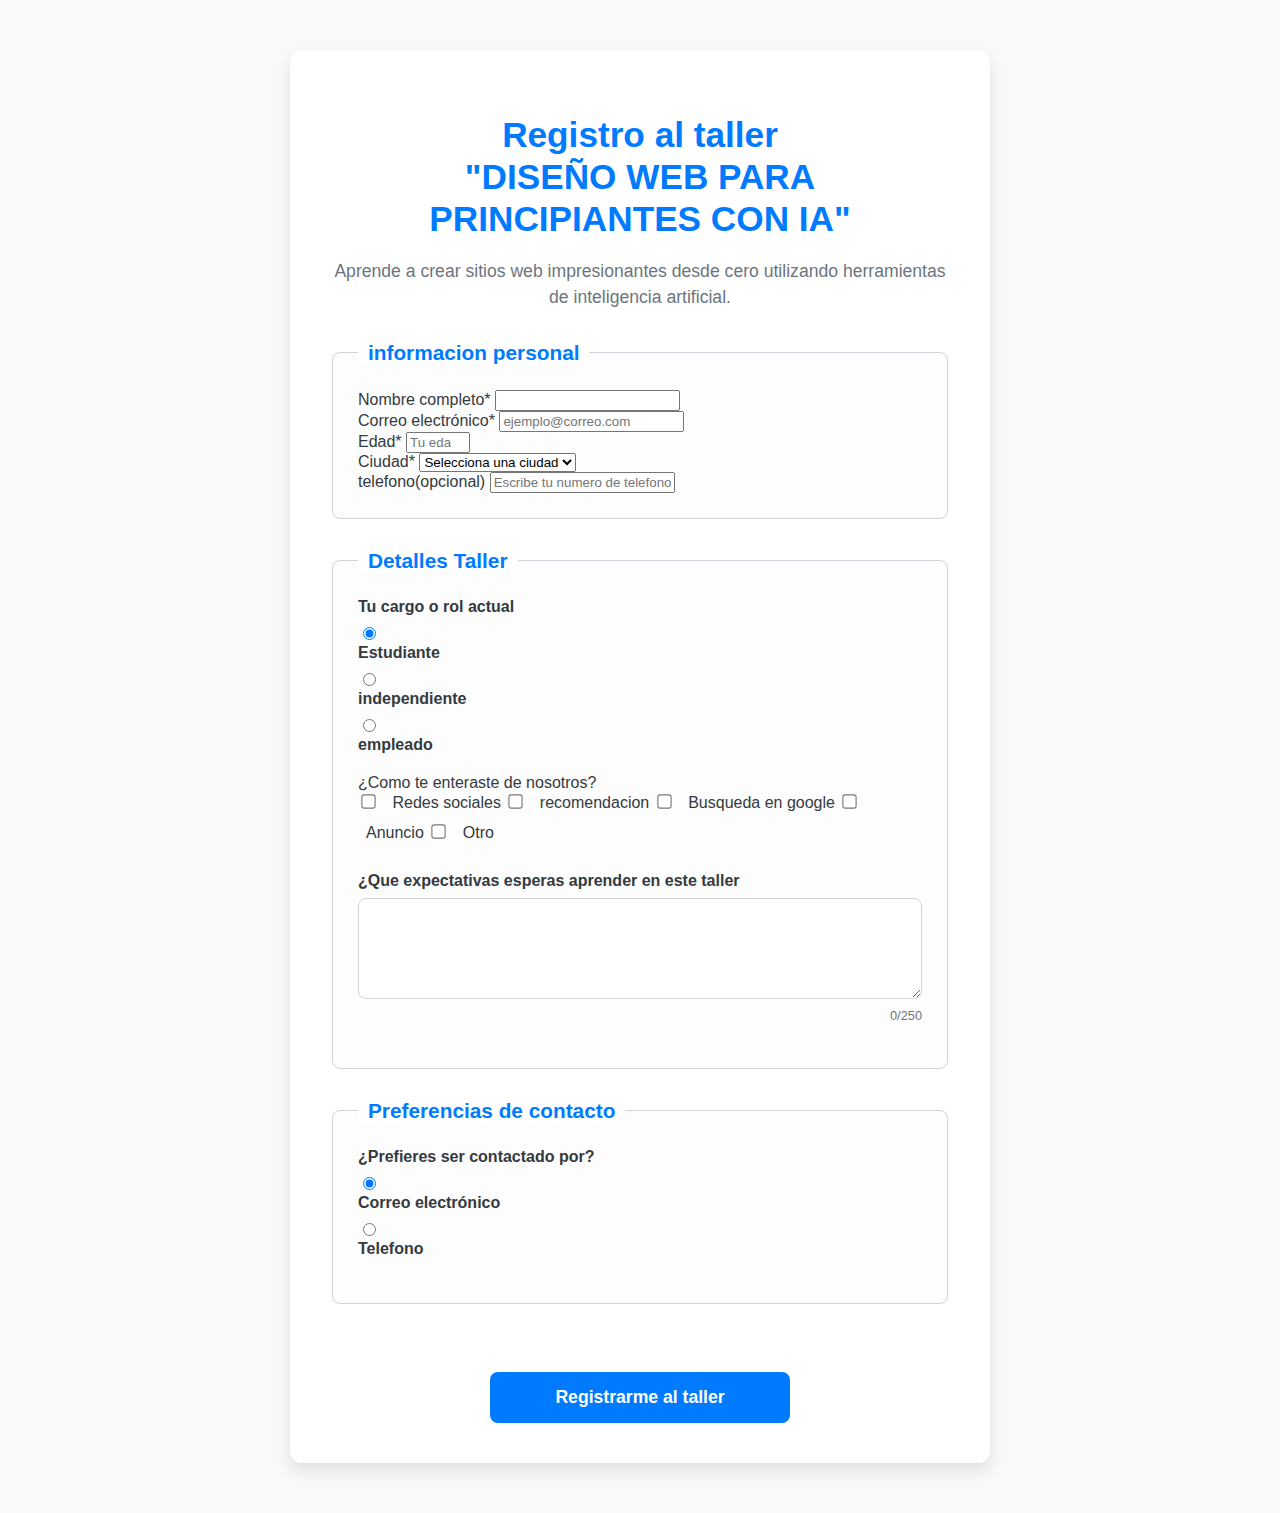
<file: index.html>
<!DOCTYPE html>
<html lang="en">
<head>
    <meta charset="UTF-8">
    <meta name="viewport" content="width=device-width, initial-scale=1.0">
    <link rel="stylesheet" href="css/styles.css">

    <title>Registro Taller: Diseño web</title>
</head>
<body>

    <div class="container">
        
       <header>
         <h1>Registro al taller <br>
        "DISEÑO WEB PARA PRINCIPIANTES CON IA"</h1>
        <p>Aprende a crear sitios web impresionantes desde
            cero utilizando herramientas de inteligencia artificial.
        </p>
       </header>

       <form action="Encuesta">
        <fieldset>
            <legend>informacion personal</legend>

              <div class="form-gruop">
                 <label for="nombre"><Nombre>Nombre completo*</label>
                 <input 
                 type="text"
                 id="nombre"
                 required
                 planeholder="Escribe tu nombre completo"
                 pattern="[A-Za-z ]{3,40}">
                </div>

                <div class="form-gruop">
                 <label for="email">Correo electrónico*</label>
                 <input 
                 type="email"
                 id="email"
                 required
                 placeholder="ejemplo@correo.com"
                 pattern="[a-z0-9._%+-]+@[a-z0-9.-]+\.[a-z]{2,}$">
                </div>
                <div class="form-gruop">
                 <label for="edad">Edad*</label>
                 <input 
                 type="number"
                 id="edad"
                 min="18"
                 max="100"
                 required
                 placeholder="Tu edad">
                </div>
                <div class="form-gruop">
                 <label for="ciudad">Ciudad*</label>
                 <select id="ciudad" name="ciudad" required>
                    <option value="">Selecciona una ciudad</option>
                    <option value="Ciudad1">Bogota</option>
                    <option value="Ciudad2">Medellin</option>
                    <option value="Ciudad3">Cartagena</option>
                    <option value="ciudad4">Cucuta</option>
                 </select>
                </div>
                <div class="form-gruop">
                    <label for="telefono">telefono(opcional)</label>
                    <input type="tel"
                    id="telefono"
                    required
                    placeholder="Escribe tu numero de telefono"
                    pattern="[0-9]{10}">

                </div>
             </fieldset>

             <fieldset>
                <legend>Detalles Taller</legend>
                <div class="form-group">
                    <label for="rol">Tu cargo o rol actual</label>
                    <input 
                    type="radio" 
                    id="estudiante" 
                    name="rol" 
                    value="estudiante" 
                    checked>
                    <label for="estudiante">Estudiante</label>
                    <input 
                    type="radio" 
                    id="profesional" 
                    name="rol" 
                    value="profesional">
                    <label for="profesional">independiente</label>
                    <input 
                    type="radio" 
                    id="empleado" 
                    name="rol" 
                    value="empleado">
                    <label for="empleado">empleado</label>
                </div>
                
                  <label for="recomendacion">¿Como te enteraste de nosotros?</label>
                <div class="form-group">
                    <div class="checkbox-group">
                        <input 
                        type="checkbox" 
                        id="redes"
                        name="como_enteraste"
                        value="redes_sociales">
                        <label for="redes">Redes sociales</label>
                        <input 
                        type="checkbox"
                        id="recomendacion"
                        name="como_enteraste"
                        value="recomendacion">
                        <label for="recomendacion">recomendacion</label>
                        <input 
                        type="checkbox"
                        id="google"
                        name="como_enteraste"
                        value="busqueda_google">
                        <label for="google">Busqueda en google</label>
                        <input 
                        type="checkbox"
                        id="anuncio"
                        name="como_enteraste"
                        value="anuncio">
                        <label for="anuncio">Anuncio</label>
                        <input 
                        type="checkbox"
                        id="otro"
                        name="como_enteraste"
                        value="otro">
                        <label for="otro">Otro</label>
                    </div>
                </div>

                <div class="form-group">
                    <label for="expectativas">¿Que expectativas esperas aprender en este taller</label>
                    <textarea 
                    id="expectativas"
                    name="expectativas"
                    rows="5"
                    maxlength="250"
                    placeholder="Escribe tus expectativas"
                    required>
                   </textarea>
                   <small
                    id="expectativasCount">0/250</small>

                </div>
           </fieldset>
                      
              <fieldset>
                 <legend>Preferencias de contacto</legend>
                 <div class="form-group">
                    <label for="contacto">¿Prefieres ser contactado por?</label>
                    <input 
                    type="radio" 
                    id="email_contacto" 
                    name="contacto" 
                    value="email" 
                    checked>
                    <label for="email_contacto">Correo electrónico</label>
                    <input 
                    type="radio" 
                    id="telefono_contacto" 
                    name="contacto" 
                    value="telefono">
                    <label for="telefono_contacto">Telefono</label>
              </fieldset><br>

              <button 
                 type="submit"
                 id="submitBtn">Registrarme al taller
              </button>

              <div
                  id="loading-message"
                  class="loading-message">enviando registro..
                </div>
                <div 
                   id="success-message"
                   class="success-message">Registro enviado con exito!

                </div>
       </form>

       

    </div>

    <script src="js/script.js"></script>
    
</body>
</html>
</file>
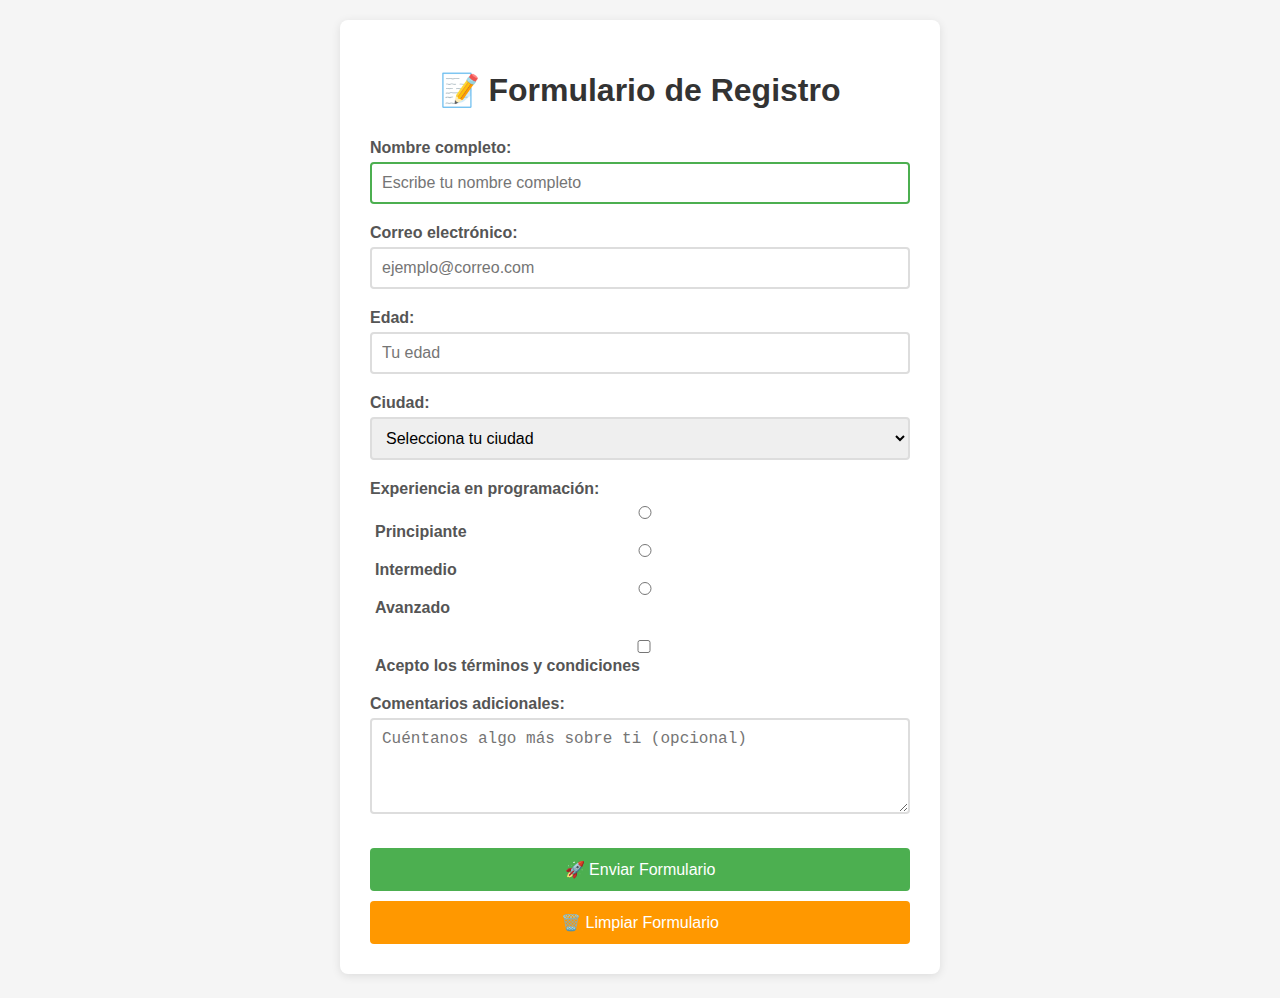
<file: html/ejemplo.html>
<!DOCTYPE html>
<html lang="es">
  <head>
    <meta charset="UTF-8" />
    <meta
      name="viewport"
      content="width=device-width, initial-scale=1.0" />
    <title>Mi Primer Formulario HTML</title>
    <style>
      body {
        font-family: Arial, sans-serif;
        max-width: 600px;
        margin: 0 auto;
        padding: 20px;
        background-color: #f5f5f5;
      }

      .container {
        background-color: white;
        padding: 30px;
        border-radius: 8px;
        box-shadow: 0 2px 10px rgba(0, 0, 0, 0.1);
      }

      h1 {
        color: #333;
        text-align: center;
        margin-bottom: 30px;
      }

      .form-group {
        margin-bottom: 20px;
      }

      label {
        display: block;
        margin-bottom: 5px;
        font-weight: bold;
        color: #555;
      }

      input,
      select,
      textarea {
        width: 100%;
        padding: 10px;
        border: 2px solid #ddd;
        border-radius: 4px;
        font-size: 16px;
        box-sizing: border-box;
      }

      input:focus,
      select:focus,
      textarea:focus {
        border-color: #4caf50;
        outline: none;
      }

      button {
        background-color: #4caf50;
        color: white;
        padding: 12px 30px;
        border: none;
        border-radius: 4px;
        cursor: pointer;
        font-size: 16px;
        width: 100%;
        margin-top: 10px;
      }

      button:hover {
        background-color: #45a049;
      }

      .resultado {
        margin-top: 30px;
        padding: 20px;
        background-color: #e8f5e8;
        border-radius: 4px;
        border-left: 4px solid #4caf50;
        display: none;
      }

      .resultado h3 {
        margin-top: 0;
        color: #2e7d32;
      }

      .dato {
        margin-bottom: 10px;
        padding: 8px;
        background-color: white;
        border-radius: 4px;
      }

      .etiqueta {
        font-weight: bold;
        color: #1976d2;
      }
    </style>
  </head>
  <body>
    <div class="container">
      <h1>📝 Formulario de Registro</h1>

      <!-- FORMULARIO HTML -->
      <form id="miFormulario">
        <!-- Campo de texto simple -->
        <div class="form-group">
          <label for="nombre">Nombre completo:</label>
          <input
            type="text"
            id="nombre"
            name="nombre"
            required
            placeholder="Escribe tu nombre completo"
            autofocus
            pattern="[A-za-z ]{3,40}" />
        </div>

        <!-- Campo de email -->
        <div class="form-group">
          <label for="email">Correo electrónico:</label>
          <input
            type="email"
            id="email"
            name="email"
            required
            placeholder="ejemplo@correo.com" />
        </div>

        <!-- Campo de número -->
        <div class="form-group">
          <label for="edad">Edad:</label>
          <input
            type="number"
            id="edad"
            name="edad"
            min="18"
            max="100"
            required
            placeholder="Tu edad" />
        </div>

        <!-- Campo de selección -->
        <div class="form-group">
          <label for="ciudad">Ciudad:</label>
          <select
            id="ciudad"
            name="ciudad"
            required>
            <option value="">Selecciona tu ciudad</option>
            <option value="bogota">Bogotá</option>
            <option value="medellin">Medellín</option>
            <option value="cali">Cali</option>
            <option value="barranquilla">Barranquilla</option>
            <option value="otra">Otra</option>
          </select>
        </div>

        <!-- Campos de radio -->
        <div class="form-group">
          <label>Experiencia en programación:</label>
          <input
            type="radio"
            id="principiante"
            name="experiencia"
            value="principiante"
            required />
          <label
            for="principiante"
            style="display: inline; margin-left: 5px"
            >Principiante</label
          ><br />

          <input
            type="radio"
            id="intermedio"
            name="experiencia"
            value="intermedio" />
          <label
            for="intermedio"
            style="display: inline; margin-left: 5px"
            >Intermedio</label
          ><br />

          <input
            type="radio"
            id="avanzado"
            name="experiencia"
            value="avanzado" />
          <label
            for="avanzado"
            style="display: inline; margin-left: 5px"
            >Avanzado</label
          >
        </div>

        <!-- Checkbox -->
        <div class="form-group">
          <input
            type="checkbox"
            id="acepto"
            name="acepto"
            required />
          <label
            for="acepto"
            style="display: inline; margin-left: 5px">
            Acepto los términos y condiciones
          </label>
        </div>

        <!-- Área de texto -->
        <div class="form-group">
          <label for="comentarios">Comentarios adicionales:</label>
          <textarea
            id="comentarios"
            name="comentarios"
            rows="4"
            placeholder="Cuéntanos algo más sobre ti (opcional)"></textarea>
        </div>

        <!-- Botón de envío -->
        <button type="submit">🚀 Enviar Formulario</button>
      </form>

      <!-- ÁREA DONDE SE MOSTRARÁN LOS RESULTADOS -->
      <div
        id="resultado"
        class="resultado">
        <h3>✅ ¡Formulario enviado exitosamente!</h3>
        <p>Estos son los datos que enviaste:</p>
        <div id="datosEnviados"></div>
      </div>
    </div>

    <script>
      // 🎯 SIMULACIÓN DEL ENVÍO DEL FORMULARIO

      // Esperar a que el formulario sea enviado
      document
        .getElementById('miFormulario')
        .addEventListener('submit', function (evento) {
          // 1. Prevenir que la página se recargue (comportamiento por defecto)
          evento.preventDefault();

          // 2. Capturar todos los datos del formulario
          const formulario = evento.target;
          const datosFormulario = new FormData(formulario);

          // 3. Mostrar los datos en la consola (para estudiantes avanzados)
          console.log('📊 Datos del formulario:');
          for (let [campo, valor] of datosFormulario.entries()) {
            console.log(`${campo}: ${valor}`);
          }

          // 4. Convertir los datos a un formato legible
          let datosHTML = '';

          // Recorrer cada campo y crear HTML para mostrar
          for (let [campo, valor] of datosFormulario.entries()) {
            // Hacer más legibles los nombres de los campos
            let nombreCampo = campo;
            switch (campo) {
              case 'nombre':
                nombreCampo = 'Nombre completo';
                break;
              case 'email':
                nombreCampo = 'Correo electrónico';
                break;
              case 'edad':
                nombreCampo = 'Edad';
                break;
              case 'ciudad':
                nombreCampo = 'Ciudad';
                break;
              case 'experiencia':
                nombreCampo = 'Experiencia en programación';
                break;
              case 'acepto':
                nombreCampo = 'Términos aceptados';
                break;
              case 'comentarios':
                nombreCampo = 'Comentarios';
                break;
            }

            // Si el campo tiene valor, mostrarlo
            if (valor && valor.trim() !== '') {
              datosHTML += `
                        <div class="dato">
                            <span class="etiqueta">${nombreCampo}:</span> ${valor}
                        </div>
                    `;
            }
          }

          // 5. Mostrar los resultados en la página
          document.getElementById('datosEnviados').innerHTML = datosHTML;
          document.getElementById('resultado').style.display = 'block';

          // 6. Scroll suave hacia los resultados
          document.getElementById('resultado').scrollIntoView({
            behavior: 'smooth',
          });

          // 7. Mensaje de confirmación adicional
          alert(
            '¡Formulario enviado correctamente! 🎉\nRevisa los datos más abajo.'
          );
        });

      // 🎯 FUNCIONALIDAD EXTRA: Limpiar formulario
      function limpiarFormulario() {
        document.getElementById('miFormulario').reset();
        document.getElementById('resultado').style.display = 'none';
      }

      // Agregar botón de limpiar después del envío
      document.addEventListener('DOMContentLoaded', function () {
        const contenedor = document.querySelector('.container');
        const botonLimpiar = document.createElement('button');
        botonLimpiar.innerHTML = '🗑️ Limpiar Formulario';
        botonLimpiar.style.backgroundColor = '#ff9800';
        botonLimpiar.style.marginTop = '10px';
        botonLimpiar.onclick = limpiarFormulario;
        contenedor.appendChild(botonLimpiar);
      });
    </script>
  </body>
</html>
</file>
<file: css/styles.css>
/* style.css */

:root {
    --primary-color: #007bff; /* Azul vibrante */
    --secondary-color: #6c757d; /* Gris oscuro */
    --success-color: #28a745; /* Verde para éxito */
    --error-color: #dc3545; /* Rojo para errores */
    --bg-color: #f8f9fa; /* Fondo claro */
    --border-color: #ced4da; /* Color de borde */
    --text-color: #343a40; /* Color de texto principal */
}

body {
    font-family: 'Segoe UI', Tahoma, Geneva, Verdana, sans-serif;
    margin: 0;
    padding: 20px;
    background-color: var(--bg-color);
    color: var(--text-color);
    display: flex;
    justify-content: center;
    align-items: flex-start; /* Alinea arriba para que el formulario se vea bien en pantallas grandes */
    min-height: 100vh;
}

.container {
    background-color: #fff;
    padding: 40px;
    border-radius: 12px;
    box-shadow: 0 8px 16px rgba(0, 0, 0, 0.1);
    max-width: 700px;
    width: 100%;
    box-sizing: border-box; /* Incluir padding en el ancho */
    margin-top: 30px; /* Separación de la parte superior */
    margin-bottom: 30px;
}

header {
    text-align: center;
    margin-bottom: 30px;
}

header h1 {
    color: var(--primary-color);
    font-size: 2.2em;
    margin-bottom: 10px;
    line-height: 1.2;
}

header p {
    color: var(--secondary-color);
    font-size: 1.1em;
    line-height: 1.5;
}

form {
    display: flex;
    flex-direction: column;
}

fieldset {
    border: 1px solid var(--border-color);
    border-radius: 8px;
    padding: 25px;
    margin-bottom: 30px;
    background-color: #fdfdfd;
}

legend {
    font-size: 1.3em;
    font-weight: bold;
    color: var(--primary-color);
    padding: 0 10px;
    background-color: #fff; /* Para que el texto de la leyenda no se mezcle con el borde */
    border-radius: 5px;
}

.form-group {
    margin-bottom: 20px;
    position: relative; /* Para posicionar el mensaje de error */
}

.form-group label {
    display: block;
    margin-bottom: 8px;
    font-weight: 600;
    color: var(--text-color);
}

.form-group input[type="text"],
.form-group input[type="email"],
.form-group input[type="tel"],
.form-group select,
.form-group textarea {
    width: 100%;
    padding: 12px 15px;
    border: 1px solid var(--border-color);
    border-radius: 8px;
    font-size: 1em;
    box-sizing: border-box; /* Crucial para que el padding no desborde el ancho */
    transition: border-color 0.3s ease, box-shadow 0.3s ease;
}

.form-group input:focus,
.form-group select:focus,
.form-group textarea:focus {
    border-color: var(--primary-color);
    box-shadow: 0 0 0 3px rgba(0, 123, 255, 0.25);
    outline: none; /* Quita el contorno por defecto del navegador */
}

/* Estilo para los campos cuando hay error */
.form-group.error input,
.form-group.error select,
.form-group.error textarea {
    border-color: var(--error-color);
}

.error-message {
    color: var(--error-color);
    font-size: 0.85em;
    margin-top: 5px;
    display: block; /* Asegura que el mensaje de error ocupe su propia línea */
}

/* Estilo para el asterisco de requerido */
.required {
    color: var(--error-color);
    font-weight: bold;
    margin-left: 3px;
}

.checkbox-group label {
    display: inline-block; /* Para que el label esté al lado del checkbox */
    margin-left: 8px;
    margin-bottom: 10px; /* Espacio entre opciones */
    font-weight: normal; /* Sobrescribe el font-weight de .form-group label */
}

.checkbox-group input[type="checkbox"] {
    margin-right: 5px;
    transform: scale(1.1); /* Hacer el checkbox un poco más grande */
}


#expectativasCount {
    display: block;
    text-align: right;
    font-size: 0.8em;
    color: var(--secondary-color);
    margin-top: 5px;
}

button[type="submit"] {
    background-color: var(--primary-color);
    color: #fff;
    padding: 15px 25px;
    border: none;
    border-radius: 8px;
    font-size: 1.1em;
    font-weight: bold;
    cursor: pointer;
    transition: background-color 0.3s ease, transform 0.2s ease;
    margin-top: 20px;
    align-self: center; /* Centra el botón */
    width: 100%;
    max-width: 300px; /* Limita el ancho del botón */
}

button[type="submit"]:hover {
    background-color: #0056b3;
    transform: translateY(-2px);
}

button[type="submit"]:active {
    transform: translateY(0);
}

/* Mensajes de feedback del formulario */
.loading-message, .success-message {
    padding: 15px;
    border-radius: 8px;
    margin-top: 20px;
    text-align: center;
    font-weight: bold;
    display: none; /* Oculto por defecto, JavaScript lo mostrará */
}

.loading-message {
    background-color: #e0f7fa; /* Azul claro */
    color: #007bff;
    border: 1px solid #007bff;
}

.success-message {
    background-color: #d4edda; /* Verde claro */
    color: var(--success-color);
    border: 1px solid var(--success-color);
}

/* Responsive design para pantallas pequeñas */
@media (max-width: 768px) {
    .container {
        padding: 20px;
        margin-top: 15px;
        margin-bottom: 15px;
    }

    header h1 {
        font-size: 1.8em;
    }

    fieldset {
        padding: 15px;
    }

    legend {
        font-size: 1.1em;
    }

    button[type="submit"] {
        max-width: 100%;
    }
}
</file>
